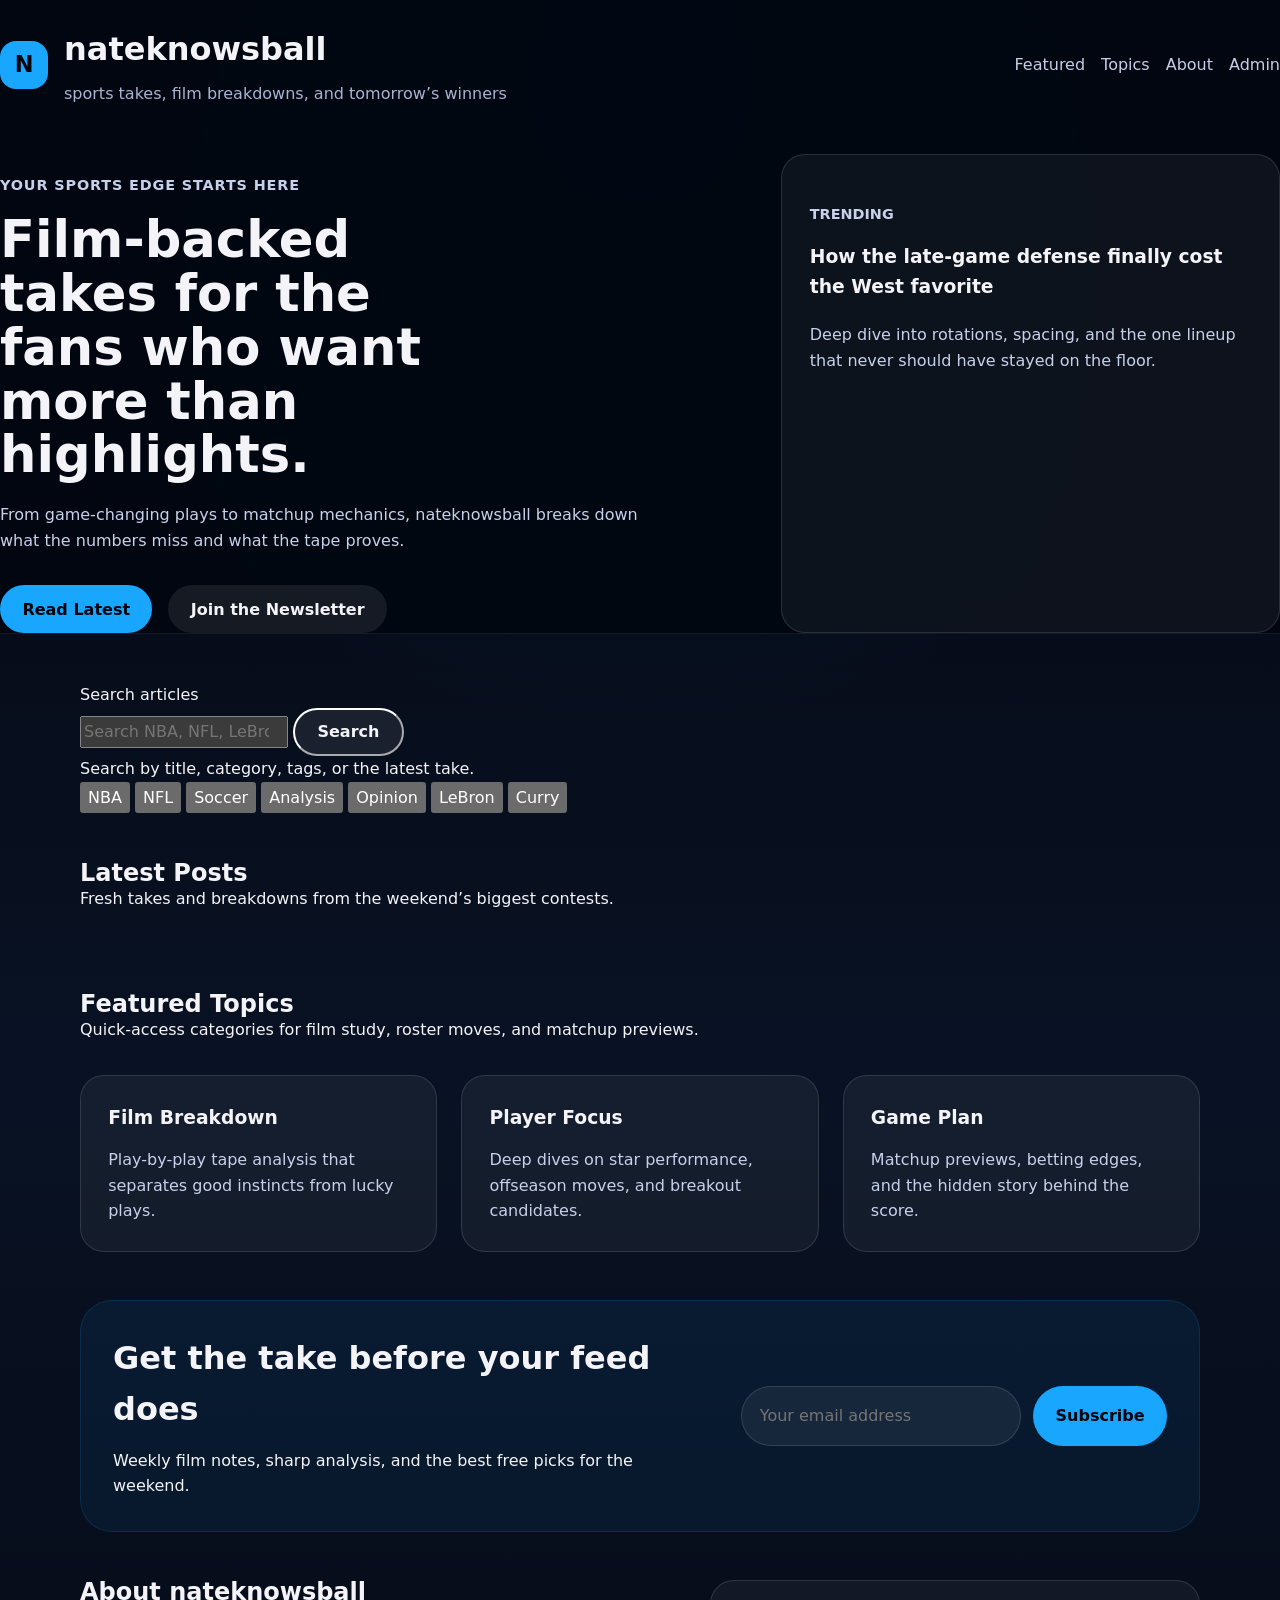
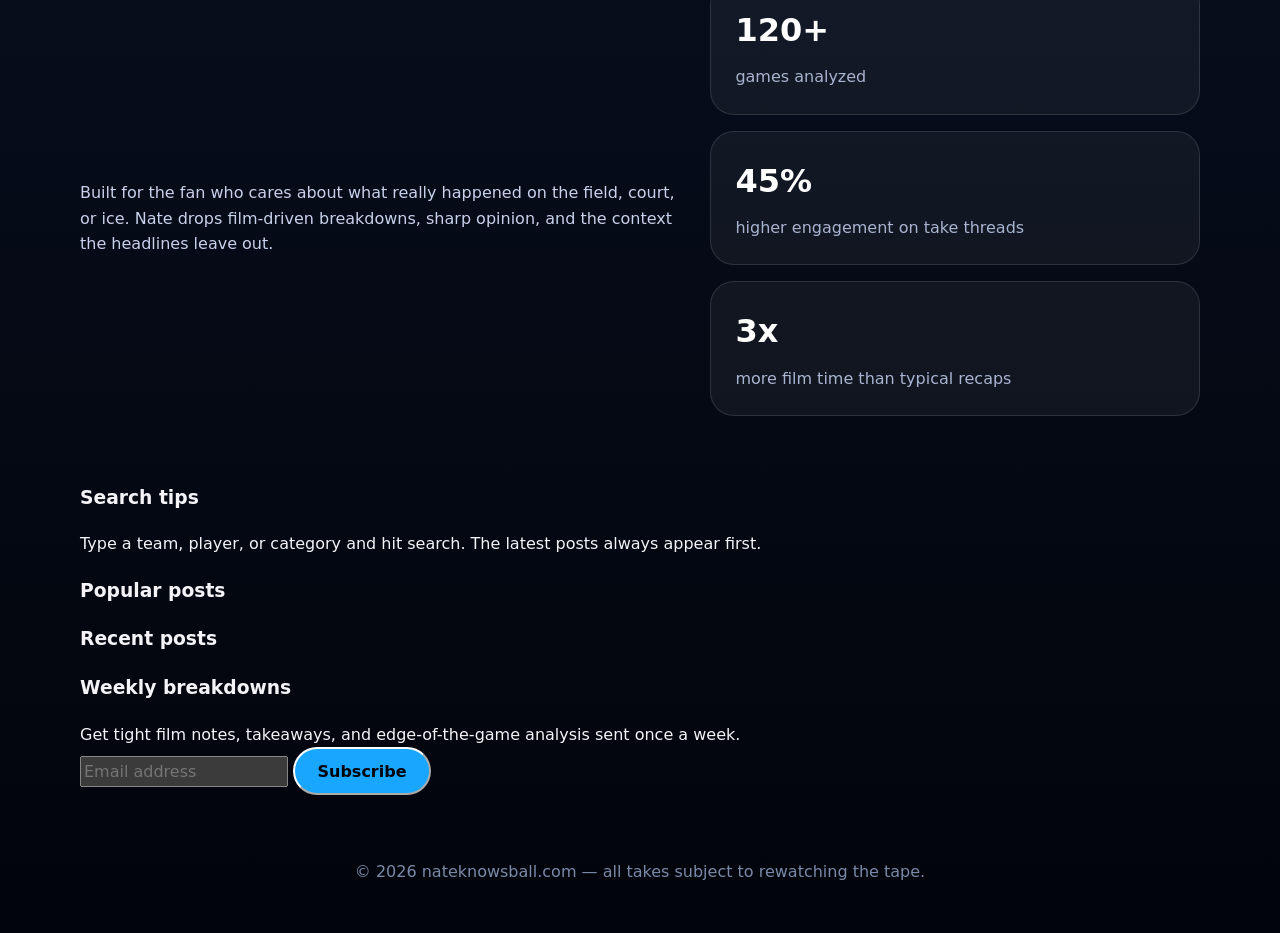
<file: index.html>
<!DOCTYPE html>
<html lang="en">
<head>
  <meta charset="UTF-8" />
  <meta name="viewport" content="width=device-width, initial-scale=1.0" />
  <title>nateknowsball — sports takes and film analysis</title>
  <link rel="stylesheet" href="styles.css" />
</head>
<body onload="initIndex()">
  <header class="site-header">
    <div class="top-bar">
      <div class="brand">
        <span class="logo">N</span>
        <div>
          <h1>nateknowsball</h1>
          <p>sports takes, film breakdowns, and tomorrow’s winners</p>
        </div>
      </div>
      <nav>
        <a href="#featured">Featured</a>
        <a href="#categories">Topics</a>
        <a href="#about">About</a>
        <a href="admin.html">Admin</a>
      </nav>
    </div>

    <section class="hero">
      <div>
        <p class="eyebrow">Your sports edge starts here</p>
        <h2>Film-backed takes for the fans who want more than highlights.</h2>
        <p>From game-changing plays to matchup mechanics, nateknowsball breaks down what the numbers miss and what the tape proves.</p>
        <div class="hero-actions">
          <a class="button" href="#featured">Read Latest</a>
          <a class="button button-secondary" href="#newsletter">Join the Newsletter</a>
        </div>
      </div>
      <div class="hero-card">
        <p class="hero-tag">Trending</p>
        <h3>How the late-game defense finally cost the West favorite</h3>
        <p>Deep dive into rotations, spacing, and the one lineup that never should have stayed on the floor.</p>
      </div>
    </section>
  </header>

  <main class="container layout-grid">
    <div class="main-column">
      <section class="search-panel">
        <div class="search-box">
          <label for="post-search">Search articles</label>
          <div class="search-field">
            <input id="post-search" type="search" placeholder="Search NBA, NFL, LeBron, analysis..." />
            <button type="button" class="button button-secondary" onclick="renderDynamicPosts()">Search</button>
          </div>
          <p class="search-copy">Search by title, category, tags, or the latest take.</p>
        </div>
        <div class="search-filters">
          <button type="button" class="filter-chip" onclick="applySearchFilter('NBA')">NBA</button>
          <button type="button" class="filter-chip" onclick="applySearchFilter('NFL')">NFL</button>
          <button type="button" class="filter-chip" onclick="applySearchFilter('Soccer')">Soccer</button>
          <button type="button" class="filter-chip" onclick="applySearchFilter('Analysis')">Analysis</button>
          <button type="button" class="filter-chip" onclick="applySearchFilter('Opinion')">Opinion</button>
          <button type="button" class="filter-chip" onclick="applySearchFilter('LeBron')">LeBron</button>
          <button type="button" class="filter-chip" onclick="applySearchFilter('Curry')">Curry</button>
        </div>
      </section>

      <section id="featured" class="featured">
        <div class="section-heading">
          <h2>Latest Posts</h2>
          <p>Fresh takes and breakdowns from the weekend’s biggest contests.</p>
        </div>
        <div id="post-list" class="post-grid"></div>
      </section>

      <section id="categories" class="categories">
        <div class="section-heading">
          <h2>Featured Topics</h2>
          <p>Quick-access categories for film study, roster moves, and matchup previews.</p>
        </div>
        <div class="cards-row">
          <div class="topic-card">
            <h3>Film Breakdown</h3>
            <p>Play-by-play tape analysis that separates good instincts from lucky plays.</p>
          </div>
          <div class="topic-card">
            <h3>Player Focus</h3>
            <p>Deep dives on star performance, offseason moves, and breakout candidates.</p>
          </div>
          <div class="topic-card">
            <h3>Game Plan</h3>
            <p>Matchup previews, betting edges, and the hidden story behind the score.</p>
          </div>
        </div>
      </section>

      <section id="newsletter" class="newsletter">
        <div>
          <h2>Get the take before your feed does</h2>
          <p>Weekly film notes, sharp analysis, and the best free picks for the weekend.</p>
        </div>
        <form>
          <input type="email" placeholder="Your email address" aria-label="Email address" />
          <button type="submit">Subscribe</button>
        </form>
      </section>

      <section id="about" class="about">
        <div class="about-text">
          <h2>About nateknowsball</h2>
          <p>Built for the fan who cares about what really happened on the field, court, or ice. Nate drops film-driven breakdowns, sharp opinion, and the context the headlines leave out.</p>
        </div>
        <div class="about-stats">
          <div>
            <strong>120+</strong>
            <span>games analyzed</span>
          </div>
          <div>
            <strong>45%</strong>
            <span>higher engagement on take threads</span>
          </div>
          <div>
            <strong>3x</strong>
            <span>more film time than typical recaps</span>
          </div>
        </div>
      </section>
    </div>

    <aside class="sidebar">
      <div class="sidebar-card">
        <h3>Search tips</h3>
        <p>Type a team, player, or category and hit search. The latest posts always appear first.</p>
      </div>
      <div class="sidebar-card">
        <h3>Popular posts</h3>
        <ul id="sidebar-popular" class="sidebar-list"></ul>
      </div>
      <div class="sidebar-card">
        <h3>Recent posts</h3>
        <ul id="sidebar-recent" class="sidebar-list"></ul>
      </div>
      <div class="sidebar-card subscribe-card">
        <h3>Weekly breakdowns</h3>
        <p>Get tight film notes, takeaways, and edge-of-the-game analysis sent once a week.</p>
        <form class="subscribe-form">
          <input type="email" placeholder="Email address" aria-label="Email address" />
          <button class="button" type="button">Subscribe</button>
        </form>
      </div>
    </aside>
  </main>

  <footer class="site-footer">
    <p>© 2026 nateknowsball.com — all takes subject to rewatching the tape.</p>
  </footer>
  <script src="script.js" defer></script>
</body>
</html>
</file>
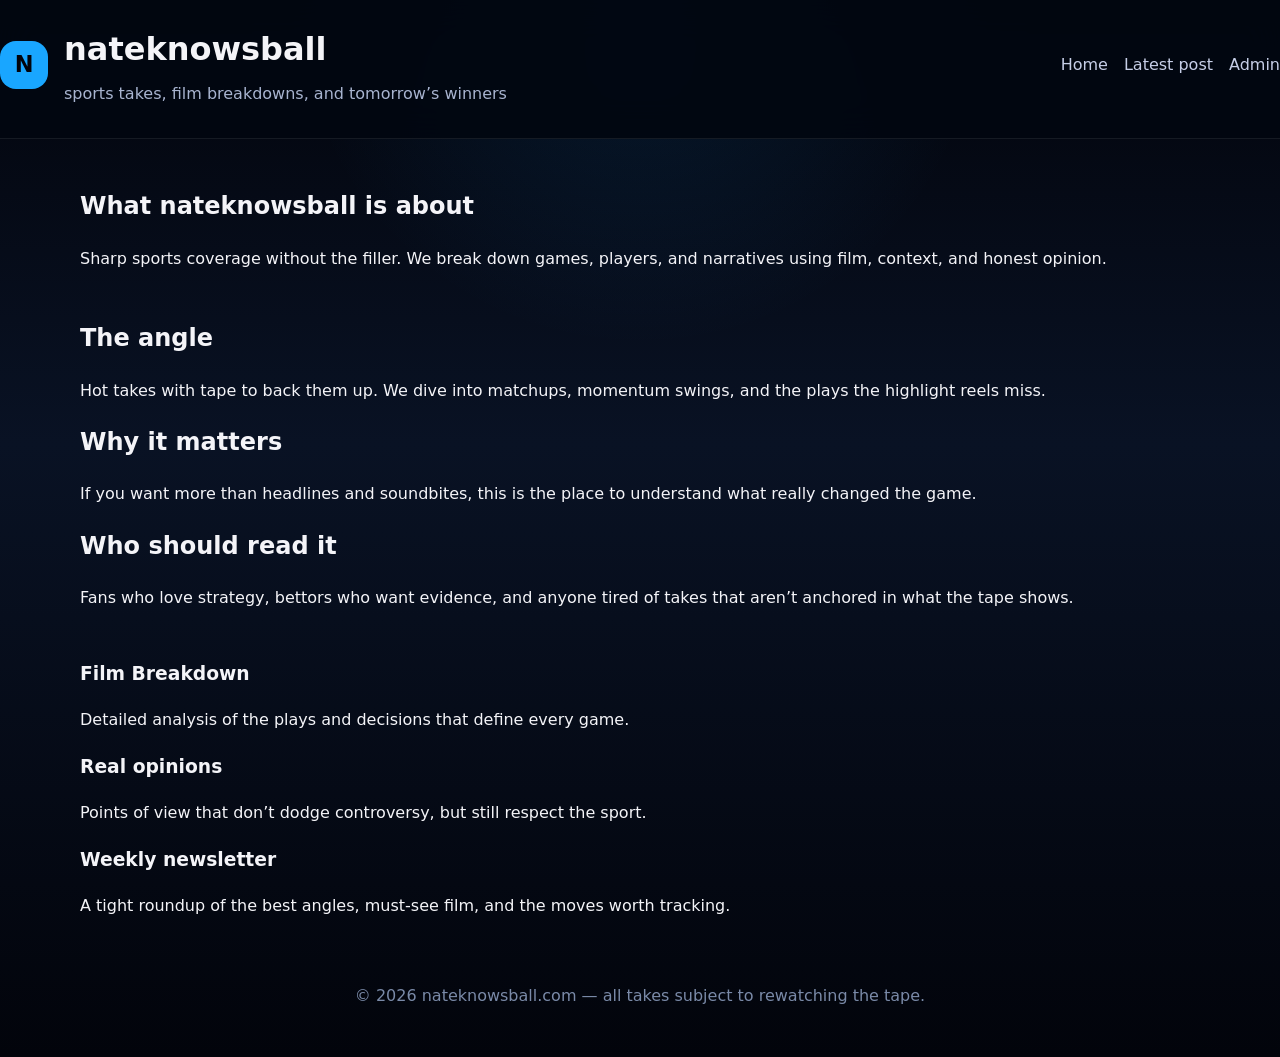
<file: about.html>
<!DOCTYPE html>
<html lang="en">
<head>
  <meta charset="UTF-8" />
  <meta name="viewport" content="width=device-width, initial-scale=1.0" />
  <title>About — nateknowsball</title>
  <link rel="stylesheet" href="styles.css" />
</head>
<body>
  <header class="site-header">
    <div class="top-bar">
      <div class="brand">
        <span class="logo">N</span>
        <div>
          <h1>nateknowsball</h1>
          <p>sports takes, film breakdowns, and tomorrow’s winners</p>
        </div>
      </div>
      <nav>
        <a href="index.html">Home</a>
        <a href="post.html">Latest post</a>
        <a href="admin.html">Admin</a>
      </nav>
    </div>
  </header>

  <main class="container about-page">
    <section class="about-hero">
      <h1>What nateknowsball is about</h1>
      <p>Sharp sports coverage without the filler. We break down games, players, and narratives using film, context, and honest opinion.</p>
    </section>

    <section class="about-grid">
      <div class="about-card">
        <h2>The angle</h2>
        <p>Hot takes with tape to back them up. We dive into matchups, momentum swings, and the plays the highlight reels miss.</p>
      </div>
      <div class="about-card">
        <h2>Why it matters</h2>
        <p>If you want more than headlines and soundbites, this is the place to understand what really changed the game.</p>
      </div>
      <div class="about-card">
        <h2>Who should read it</h2>
        <p>Fans who love strategy, bettors who want evidence, and anyone tired of takes that aren’t anchored in what the tape shows.</p>
      </div>
    </section>

    <section class="about-features">
      <div class="feature-card">
        <h3>Film Breakdown</h3>
        <p>Detailed analysis of the plays and decisions that define every game.</p>
      </div>
      <div class="feature-card">
        <h3>Real opinions</h3>
        <p>Points of view that don’t dodge controversy, but still respect the sport.</p>
      </div>
      <div class="feature-card">
        <h3>Weekly newsletter</h3>
        <p>A tight roundup of the best angles, must-see film, and the moves worth tracking.</p>
      </div>
    </section>
  </main>

  <footer class="site-footer">
    <p>© 2026 nateknowsball.com — all takes subject to rewatching the tape.</p>
  </footer>
</body>
</html>
</file>
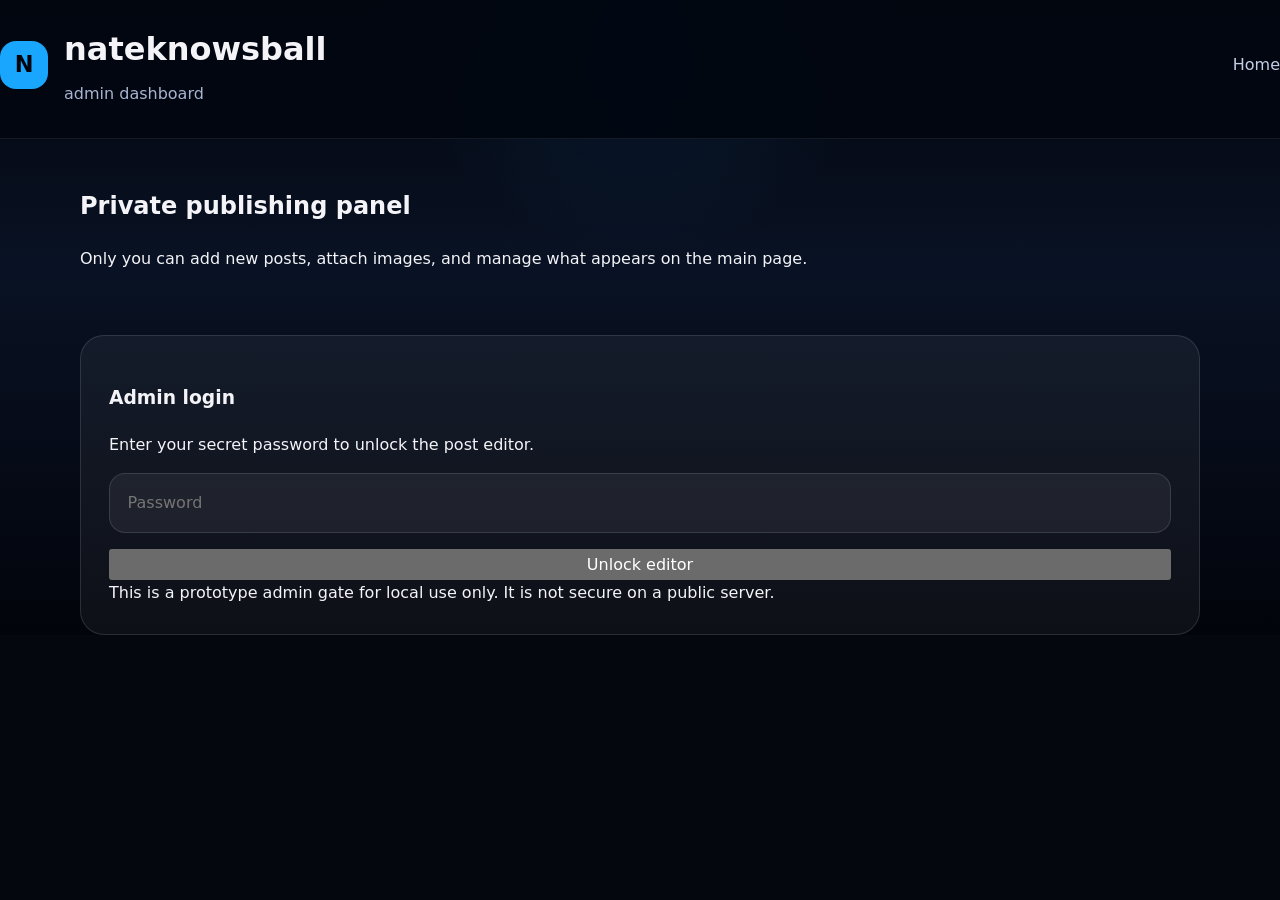
<file: admin.html>
<!DOCTYPE html>
<html lang="en">
<head>
  <meta charset="UTF-8" />
  <meta name="viewport" content="width=device-width, initial-scale=1.0" />
  <title>nateknowsball Admin — nateknowsball</title>
  <link rel="stylesheet" href="styles.css" />
</head>
<body onload="initAdmin()">
  <header class="site-header">
    <div class="top-bar">
      <div class="brand">
        <span class="logo">N</span>
        <div>
          <h1>nateknowsball</h1>
          <p>admin dashboard</p>
        </div>
      </div>
      <nav>
        <a href="index.html">Home</a>
      </nav>
    </div>
  </header>

  <main class="container">
    <section class="admin-hero">
      <h2>Private publishing panel</h2>
      <p>Only you can add new posts, attach images, and manage what appears on the main page.</p>
    </section>

    <section class="admin-panel">
      <div class="admin-card">
        <h3>Admin login</h3>
        <p>Enter your secret password to unlock the post editor.</p>
        <div class="form-row">
          <input id="admin-password" type="password" placeholder="Password" aria-label="Admin password" />
          <button type="button" onclick="authenticateAdmin()">Unlock editor</button>
        </div>
        <p class="note">This is a prototype admin gate for local use only. It is not secure on a public server.</p>
      </div>

      <div id="admin-area" class="admin-card hidden">
        <div class="admin-area-top">
          <h3>Create new article</h3>
          <button type="button" class="button button-secondary" onclick="logoutAdmin()">Log out</button>
        </div>
        <form id="admin-form" onsubmit="saveNewPost(event)">
          <div class="form-row">
            <input id="post-title" type="text" placeholder="Article title" required />
            <input id="post-category" type="text" placeholder="Category (e.g. NBA, NFL, Analysis)" required />
          </div>

          <div class="form-row">
            <input id="post-tags" type="text" placeholder="Tags (comma separated, e.g. LeBron, Curry)" />
          </div>

          <div class="form-row">
            <input id="post-excerpt" type="text" placeholder="Short excerpt" required />
          </div>

          <div class="form-row">
            <input id="post-image" type="file" accept="image/*" onchange="handleImagePreview(event)" />
          </div>

          <div class="form-row">
            <input id="post-image-alt" type="text" placeholder="Image alt text" />
          </div>

          <div class="form-row">
            <textarea id="post-content" rows="6" placeholder="Article content or summary" required></textarea>
          </div>

          <div class="form-row admin-form-actions">
            <button type="submit" class="button">Publish article</button>
            <button type="button" class="button button-secondary" onclick="clearPreview()">Clear image</button>
          </div>

          <p id="status-message" class="status-message"></p>
        </form>

        <div class="image-preview-card hidden" id="image-preview-card">
          <p class="eyebrow">Image preview</p>
          <img id="image-preview" alt="Preview" />
        </div>
      </div>

      <div id="published-posts" class="admin-card hidden">
        <h3>Published posts</h3>
        <div id="published-list"></div>
      </div>
    </section>
  </main>

  <script src="script.js" defer></script>
</body>
</html>
</file>
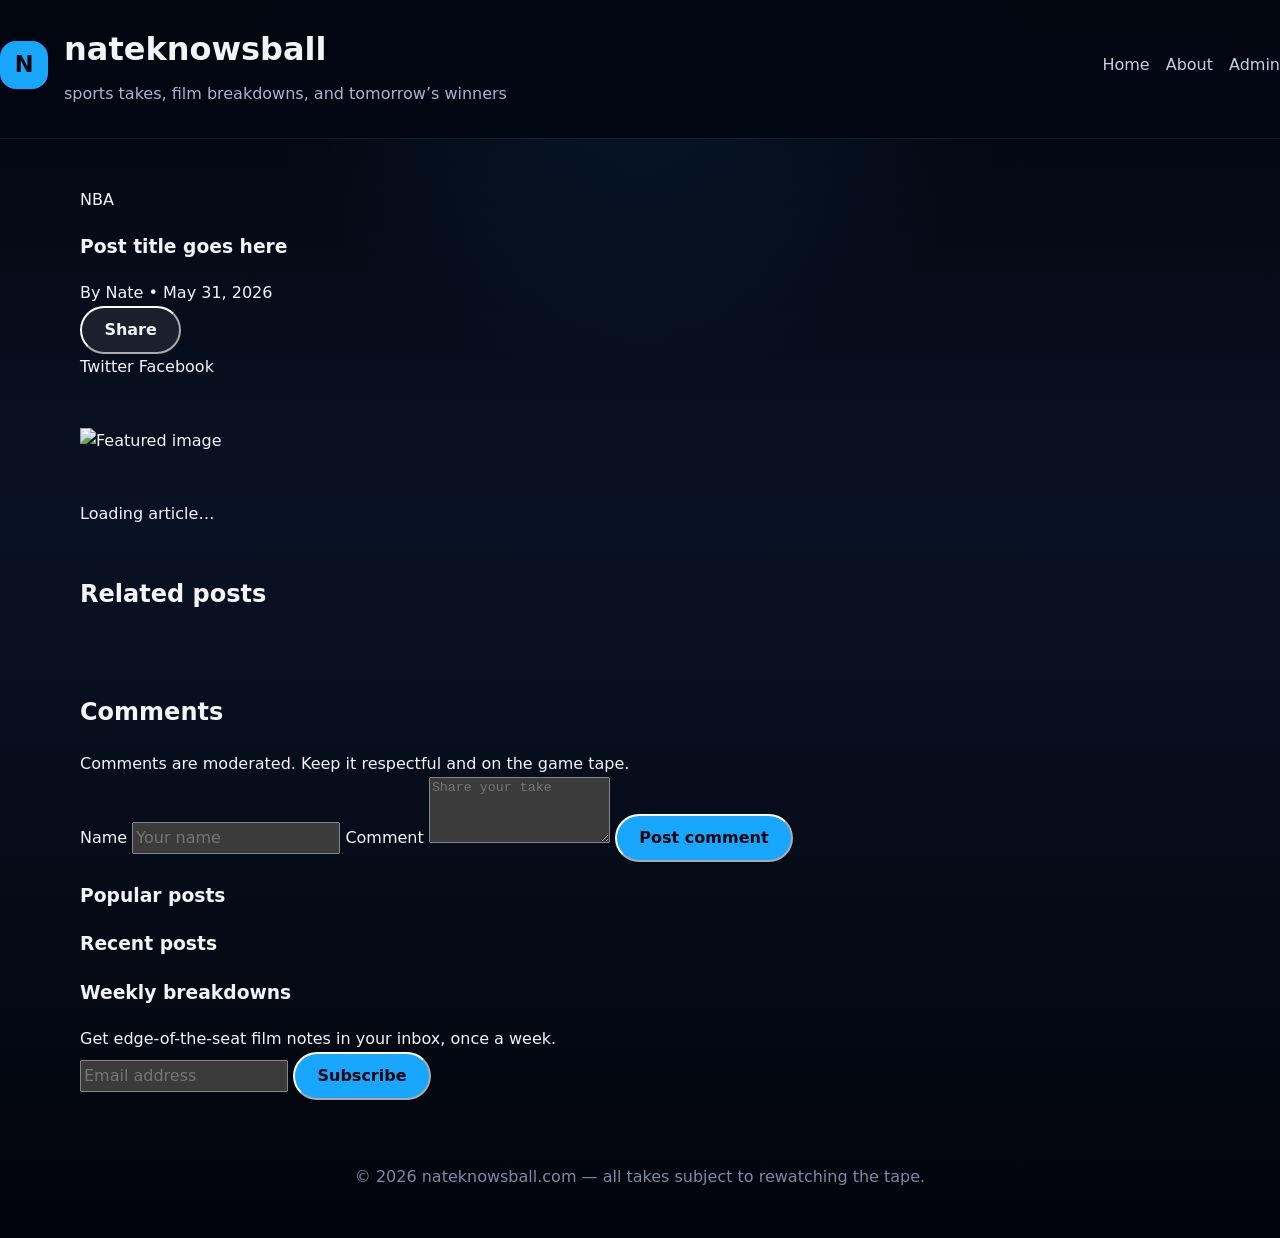
<file: post.html>
<!DOCTYPE html>
<html lang="en">
<head>
  <meta charset="UTF-8" />
  <meta name="viewport" content="width=device-width, initial-scale=1.0" />
  <title>Post — nateknowsball</title>
  <link rel="stylesheet" href="styles.css" />
</head>
<body onload="initPost()">
  <header class="site-header">
    <div class="top-bar">
      <div class="brand">
        <span class="logo">N</span>
        <div>
          <h1>nateknowsball</h1>
          <p>sports takes, film breakdowns, and tomorrow’s winners</p>
        </div>
      </div>
      <nav>
        <a href="index.html">Home</a>
        <a href="about.html">About</a>
        <a href="admin.html">Admin</a>
      </nav>
    </div>
  </header>

  <main class="container layout-grid">
    <article class="post-article">
      <section class="post-header">
        <span id="post-category" class="tag">NBA</span>
        <h1 id="post-title">Post title goes here</h1>
        <div class="post-meta">
          <span id="post-author">By Nate</span>
          <span id="post-date">• May 31, 2026</span>
        </div>
        <div class="share-row">
          <button type="button" class="button button-secondary" onclick="sharePost()">Share</button>
          <div class="share-links">
            <a href="#" id="share-twitter">Twitter</a>
            <a href="#" id="share-facebook">Facebook</a>
          </div>
        </div>
      </section>

      <section class="featured-image-card">
        <img id="post-image" alt="Featured image" />
      </section>

      <section id="post-content" class="post-content">
        <p>Loading article…</p>
      </section>

      <section class="related-posts">
        <h2>Related posts</h2>
        <div id="related-list" class="cards-row"></div>
      </section>

      <section class="comments-section">
        <div class="comments-header">
          <h2>Comments</h2>
          <p>Comments are moderated. Keep it respectful and on the game tape.</p>
        </div>
        <div id="comments-list" class="comments-list"></div>
        <form id="comment-form" class="comment-form" onsubmit="submitComment(event)">
          <label>
            Name
            <input id="comment-name" type="text" placeholder="Your name" required />
          </label>
          <label>
            Comment
            <textarea id="comment-text" rows="4" placeholder="Share your take" required></textarea>
          </label>
          <button type="submit" class="button">Post comment</button>
        </form>
      </section>
    </article>

    <aside class="sidebar">
      <div class="sidebar-card">
        <h3>Popular posts</h3>
        <ul id="popular-posts"></ul>
      </div>
      <div class="sidebar-card">
        <h3>Recent posts</h3>
        <ul id="recent-posts"></ul>
      </div>
      <div class="sidebar-card subscribe-card">
        <h3>Weekly breakdowns</h3>
        <p>Get edge-of-the-seat film notes in your inbox, once a week.</p>
        <form class="subscribe-form">
          <input type="email" placeholder="Email address" aria-label="Email address" />
          <button class="button" type="button">Subscribe</button>
        </form>
      </div>
    </aside>
  </main>

  <footer class="site-footer">
    <p>© 2026 nateknowsball.com — all takes subject to rewatching the tape.</p>
  </footer>
  <script src="script.js" defer></script>
</body>
</html>
</file>
<file: styles.css>
/* Global */
:root {
  color-scheme: dark;
  color: #f4f4f8;
  background: #04070d;
  font-family: Inter, system-ui, -apple-system, BlinkMacSystemFont, "Segoe UI", sans-serif;
  line-height: 1.6;
  font-size: 16px;
}

* {
  box-sizing: border-box;
}

html, body {
  margin: 0;
  min-height: 100%;
}

body {
  background: radial-gradient(circle at top, rgba(25, 156, 255, 0.12), transparent 28%),
    linear-gradient(180deg, #02040b 0%, #091224 42%, #02040b 100%);
}

a {
  color: inherit;
  text-decoration: none;
}

.sr-only {
  position: absolute;
  width: 1px;
  height: 1px;
  padding: 0;
  overflow: hidden;
  clip: rect(0, 0, 0, 0);
  white-space: nowrap;
  border: 0;
}

img {
  max-width: 100%;
}

img {
  max-width: 100%;
}

.container {
  width: min(1120px, calc(100% - 2rem));
  margin: 0 auto;
}

section {
  margin-top: 3rem;
}

.section-heading h2,
.hero h2,
.about-text h2 {
  margin: 0;
  line-height: 1.05;
}

p {
  margin: 0;
}

button,
input {
  font: inherit;
}

/* Header */
.site-header {
  padding: 1.5rem 0 0;
}

.top-bar {
  display: flex;
  flex-wrap: wrap;
  justify-content: space-between;
  gap: 1.25rem;
  align-items: center;
  margin-bottom: 2rem;
}

.brand {
  display: flex;
  align-items: center;
  gap: 1rem;
}

.logo {
  display: inline-flex;
  align-items: center;
  justify-content: center;
  width: 3rem;
  height: 3rem;
  border-radius: 1rem;
  background: #19a6ff;
  color: #02040b;
  font-weight: 800;
  font-size: 1.4rem;
}

.brand h1 {
  margin: 0;
  font-size: clamp(1.75rem, 2.5vw, 2.25rem);
}

.brand p {
  margin-top: 0.35rem;
  color: #a8b4d0;
}

nav {
  display: flex;
  flex-wrap: wrap;
  gap: 1rem;
}

nav a {
  color: #dce4ff;
  opacity: 0.9;
  transition: opacity 180ms ease;
}

nav a:hover {
  opacity: 1;
}

.site-header {
  position: sticky;
  top: 0;
  z-index: 40;
  width: 100%;
  background: rgba(2, 7, 17, 0.92);
  backdrop-filter: blur(18px);
  border-bottom: 1px solid rgba(255, 255, 255, 0.08);
}

.nav-inner {
  display: flex;
  align-items: center;
  justify-content: space-between;
  gap: 1rem;
  width: min(1120px, calc(100% - 2rem));
  margin: 0 auto;
  padding: 1rem 0;
}

.site-brand {
  display: flex;
  align-items: center;
  gap: 1rem;
  min-width: 0;
}

.primary-nav {
  display: flex;
  flex: 1 1 auto;
  justify-content: center;
}

.nav-list {
  display: flex;
  flex-wrap: wrap;
  gap: 0.35rem;
  margin: 0;
  padding: 0;
  list-style: none;
  align-items: center;
}

.nav-item {
  position: relative;
}

.nav-link,
.nav-toggle {
  display: inline-flex;
  align-items: center;
  justify-content: center;
  gap: 0.4rem;
  padding: 0.9rem 1rem;
  border-radius: 999px;
  color: #dce4ff;
  background: transparent;
  border: 1px solid transparent;
  font-weight: 600;
  cursor: pointer;
  transition: background 180ms ease, border-color 180ms ease, color 180ms ease;
}

.nav-link:hover,
.nav-toggle:hover,
.nav-link.active {
  background: rgba(255, 255, 255, 0.1);
  border-color: rgba(255, 255, 255, 0.16);
  color: #ffffff;
}

.has-dropdown .nav-toggle {
  background: rgba(255, 255, 255, 0.04);
}

.dropdown-menu {
  position: absolute;
  left: 0;
  top: 100%;
  min-width: 16rem;
  margin-top: 0.6rem;
  padding: 0.6rem 0;
  background: rgba(2, 7, 17, 0.98);
  border: 1px solid rgba(255, 255, 255, 0.12);
  border-radius: 1rem;
  opacity: 0;
  visibility: hidden;
  transform: translateY(0.5rem);
  transition: opacity 180ms ease, transform 180ms ease, visibility 180ms ease;
  box-shadow: 0 22px 70px rgba(1, 8, 25, 0.22);
}

.nav-item.open .dropdown-menu,
.nav-item:hover .dropdown-menu {
  opacity: 1;
  visibility: visible;
  transform: translateY(0);
}

.dropdown-menu li {
  list-style: none;
}

.dropdown-menu a {
  display: block;
  width: 100%;
  padding: 0.75rem 1rem;
  color: #dce4ff;
}

.dropdown-menu a:hover {
  background: rgba(255, 255, 255, 0.08);
}

.search-form {
  display: flex;
  flex-direction: column;
  gap: 0.55rem;
  min-width: 18rem;
  max-width: 24rem;
}

.search-input-group {
  display: grid;
  grid-template-columns: minmax(0, 1fr) auto;
  gap: 0.2rem;
}

.search-form input {
  width: 100%;
  border-radius: 999px 0 0 999px;
  border: 1px solid rgba(255, 255, 255, 0.16);
  background: rgba(255, 255, 255, 0.06);
  color: #f4f4f8;
  padding: 0.95rem 1rem;
}

.search-form input:focus {
  outline: 2px solid rgba(25, 166, 255, 0.45);
  outline-offset: 2px;
}

.button-search {
  border-radius: 0 999px 999px 0;
  padding: 0 1.35rem;
}

.search-suggestions {
  display: grid;
  gap: 0.2rem;
  max-height: 18rem;
  overflow-y: auto;
  background: rgba(255, 255, 255, 0.06);
  border: 1px solid rgba(255, 255, 255, 0.14);
  border-radius: 1rem;
  padding: 0.6rem 0;
}

.search-suggestions.hidden {
  display: none;
}

.search-suggestion {
  display: flex;
  justify-content: space-between;
  align-items: center;
  width: 100%;
  padding: 0.75rem 1rem;
  border-radius: 0.95rem;
  color: #f4f4f8;
  background: transparent;
  border: none;
  text-align: left;
  cursor: pointer;
}

.search-suggestion:hover {
  background: rgba(255, 255, 255, 0.08);
}

.secondary-nav {
  display: flex;
  flex-wrap: wrap;
  gap: 0.6rem;
  padding: 0.85rem 0 1rem;
  margin: 0 auto;
  width: min(1120px, calc(100% - 2rem));
}

.secondary-nav a {
  display: inline-flex;
  align-items: center;
  gap: 0.35rem;
  padding: 0.7rem 1rem;
  border-radius: 999px;
  color: #a8b4d0;
  background: rgba(255, 255, 255, 0.04);
  transition: background 180ms ease, color 180ms ease;
}

.secondary-nav a:hover {
  background: rgba(255, 255, 255, 0.08);
  color: #ffffff;
}

.breadcrumbs {
  display: flex;
  flex-wrap: wrap;
  gap: 0.5rem;
  align-items: center;
  color: #a8b4d0;
  font-size: 0.95rem;
  margin: 1.5rem 0 0;
}

.breadcrumbs a {
  color: #dce4ff;
}

.breadcrumbs span {
  opacity: 0.65;
}

.hero {
  display: grid;
  grid-template-columns: 1.5fr 1fr;
  gap: 2rem;
  align-items: stretch;
}

.eyebrow {
  display: inline-block;
  margin-bottom: 1rem;
  color: #7ab9ff;
  font-size: 0.9rem;
  font-weight: 700;
  letter-spacing: 0.06em;
  text-transform: uppercase;
}

.hero h2 {
  font-size: clamp(2.25rem, 4vw, 3.6rem);
  margin: 0;
  max-width: 13ch;
}

.hero p {
  margin-top: 1.25rem;
  max-width: 42rem;
  color: #c7d1ea;
}

.hero-actions {
  display: flex;
  flex-wrap: wrap;
  gap: 1rem;
  margin-top: 2rem;
}

.button {
  display: inline-flex;
  align-items: center;
  justify-content: center;
  min-height: 3rem;
  padding: 0 1.4rem;
  border-radius: 999px;
  background: #19a6ff;
  color: #02040b;
  font-weight: 700;
  transition: transform 180ms ease, background 180ms ease;
}

.button:hover {
  transform: translateY(-1px);
}

.button-secondary {
  background: rgba(255,255,255,0.08);
  color: #f4f4f8;
}

.hero-card {
  background: rgba(255,255,255,0.05);
  border: 1px solid rgba(255,255,255,0.12);
  border-radius: 1.5rem;
  padding: 1.75rem;
}

.hero-tag {
  display: inline-block;
  margin-bottom: 1rem;
  color: #7ab9ff;
  font-size: 0.9rem;
  font-weight: 700;
  text-transform: uppercase;
}

.hero-card h3,
.post-card h3,
.topic-card h3 {
  margin: 0 0 1rem;
}

.hero-card p,
.post-card p,
.topic-card p,
.about-text p {
  color: #c7d1ea;
}

/* Featured */
.featured .section-heading {
  max-width: 36rem;
}

.post-grid {
  display: grid;
  grid-template-columns: repeat(3, minmax(0, 1fr));
  gap: 1.5rem;
  margin-top: 2rem;
}

.post-card {
  background: rgba(255,255,255,0.05);
  border: 1px solid rgba(255,255,255,0.1);
  border-radius: 1.5rem;
  padding: 1.75rem;
  min-height: 18rem;
  display: flex;
  flex-direction: column;
  justify-content: space-between;
}

.post-card h3 {
  font-size: 1.4rem;
  line-height: 1.2;
}

.post-card span.tag {
  display: inline-block;
  margin-bottom: 1rem;
  color: #7ab9ff;
  font-size: 0.85rem;
  font-weight: 700;
  text-transform: uppercase;
}

.post-card p {
  margin-top: 0.75rem;
  flex: 1;
}

.post-card img {
  width: 100%;
  display: block;
  border-radius: 1rem;
  margin-bottom: 1rem;
  object-fit: cover;
  aspect-ratio: 16 / 9;
}

.hidden {
  display: none !important;
}

.admin-hero {
  padding-bottom: 1rem;
}

.admin-panel {
  display: grid;
  gap: 1.5rem;
  margin-bottom: 3rem;
}

.admin-card {
  background: rgba(255,255,255,0.05);
  border: 1px solid rgba(255,255,255,0.12);
  border-radius: 1.5rem;
  padding: 1.75rem;
}

.admin-area-top {
  display: flex;
  flex-wrap: wrap;
  justify-content: space-between;
  gap: 1rem;
  align-items: center;
}

.form-row {
  display: grid;
  gap: 1rem;
  margin-top: 1rem;
}

.admin-form-actions {
  grid-template-columns: minmax(0, 1fr) minmax(0, auto);
}

.admin-form-actions .button {
  width: auto;
}

.admin-card input,
.admin-card textarea {
  width: 100%;
  padding: 1rem 1.1rem;
  border-radius: 1rem;
  border: 1px solid rgba(255,255,255,0.12);
  background: rgba(255,255,255,0.06);
  color: #f4f4f8;
}

.admin-card textarea {
  resize: vertical;
}

.status-message {
  margin-top: 1rem;
  color: #dce4ff;
}

.status-success {
  color: #9bf7aa;
}

.status-error {
  color: #ffa1a1;
}

.published-item {
  display: flex;
  justify-content: space-between;
  gap: 1rem;
  align-items: center;
  padding: 1rem 0;
  border-top: 1px solid rgba(255,255,255,0.08);
}

.published-item:first-child {
  border-top: none;
}

.image-preview-card {
  margin-top: 1.5rem;
}

.image-preview-card img {
  width: 100%;
  border-radius: 1rem;
  max-height: 320px;
  object-fit: cover;
}

/* Categories */
.categories .section-heading {
  max-width: 40rem;
}

.cards-row {
  display: grid;
  grid-template-columns: repeat(3, minmax(0, 1fr));
  gap: 1.5rem;
  margin-top: 2rem;
}

.topic-card {
  background: rgba(255,255,255,0.05);
  border: 1px solid rgba(255,255,255,0.12);
  border-radius: 1.5rem;
  padding: 1.7rem;
}

.topic-card h3 {
  margin-bottom: 0.9rem;
}

/* Newsletter */
.newsletter {
  background: rgba(25, 166, 255, 0.08);
  border: 1px solid rgba(25, 166, 255, 0.14);
  border-radius: 2rem;
  padding: 2rem;
  display: grid;
  grid-template-columns: 1.4fr 1fr;
  gap: 2rem;
  align-items: center;
}

.newsletter h2 {
  margin: 0;
  font-size: 2rem;
}

.newsletter p {
  margin-top: 0.75rem;
}

.newsletter form {
  display: flex;
  flex-wrap: wrap;
  gap: 0.75rem;
}

.newsletter input {
  flex: 1;
  min-width: 0;
  padding: 1rem 1.1rem;
  border-radius: 999px;
  border: 1px solid rgba(255,255,255,0.12);
  background: rgba(255,255,255,0.06);
  color: #f4f4f8;
}

.newsletter button {
  border: none;
  border-radius: 999px;
  padding: 1rem 1.4rem;
  background: #19a6ff;
  color: #02040b;
  font-weight: 700;
  cursor: pointer;
}

.newsletter input:focus,
.newsletter button:focus {
  outline: 2px solid rgba(25, 166, 255, 0.45);
  outline-offset: 2px;
}

/* About */
.about {
  display: grid;
  grid-template-columns: 1.1fr 0.9fr;
  gap: 2rem;
  padding-bottom: 3rem;
}

.about-text {
  display: grid;
  gap: 1rem;
}

.about-stats {
  display: grid;
  gap: 1rem;
}

.about-stats div {
  background: rgba(255,255,255,0.05);
  border: 1px solid rgba(255,255,255,0.12);
  border-radius: 1.5rem;
  padding: 1.5rem;
}

.about-stats strong {
  display: block;
  font-size: 2rem;
  margin-bottom: 0.5rem;
  color: #ffffff;
}

.about-stats span {
  color: #a8b4d0;
}

/* Footer */
.site-footer {
  margin-top: 2rem;
  padding: 2rem 0 3rem;
  text-align: center;
  color: #7a8aa8;
}

/* Responsive */
@media (max-width: 900px) {
  .hero,
  .newsletter,
  .about,
  .post-grid,
  .cards-row {
    grid-template-columns: 1fr;
  }

  .hero-card,
  .post-card,
  .topic-card,
  .newsletter,
  .about-stats div {
    min-height: auto;
  }
}

@media (max-width: 600px) {
  .top-bar {
    flex-direction: column;
    align-items: flex-start;
  }

  nav {
    width: 100%;
    justify-content: space-between;
  }

  .hero h2 {
    font-size: 2.25rem;
  }

  .newsletter form {
    flex-direction: column;
  }

  .button,
  .newsletter button {
    width: 100%;
  }
}
</file>
